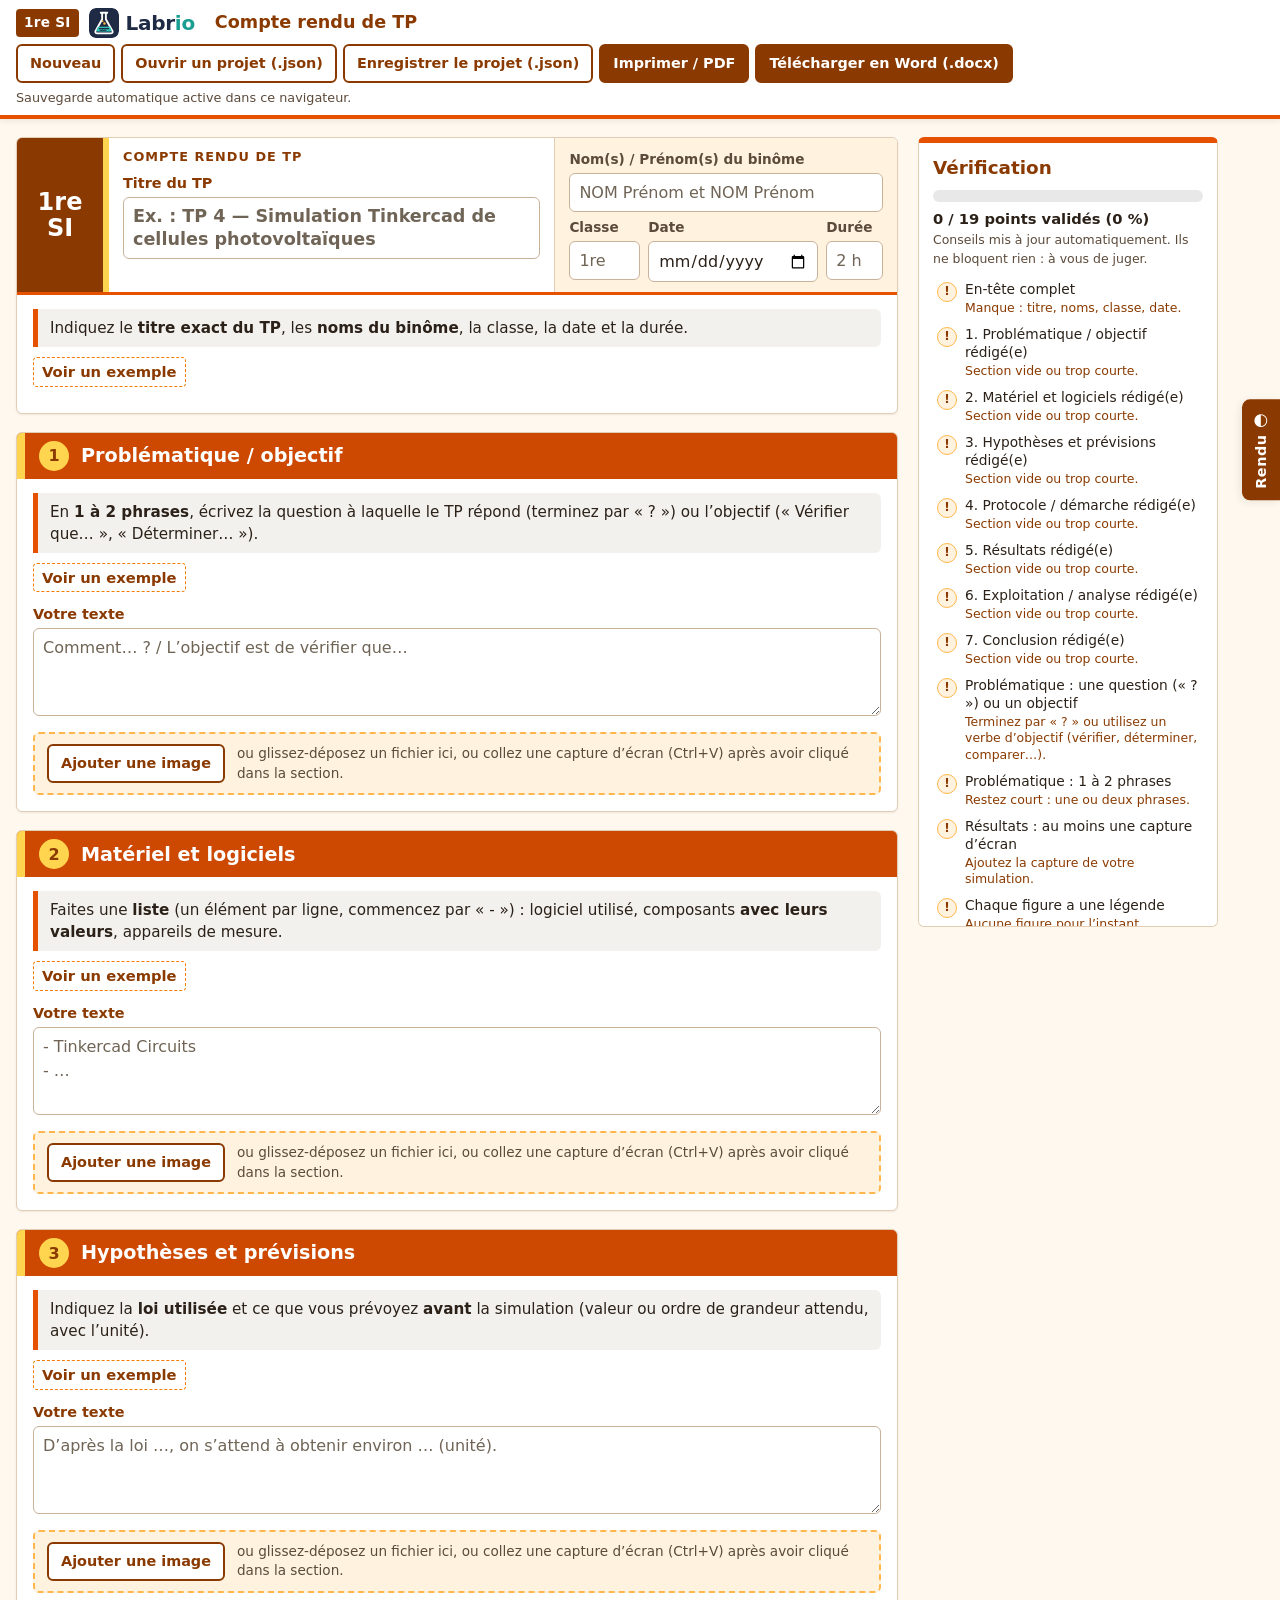
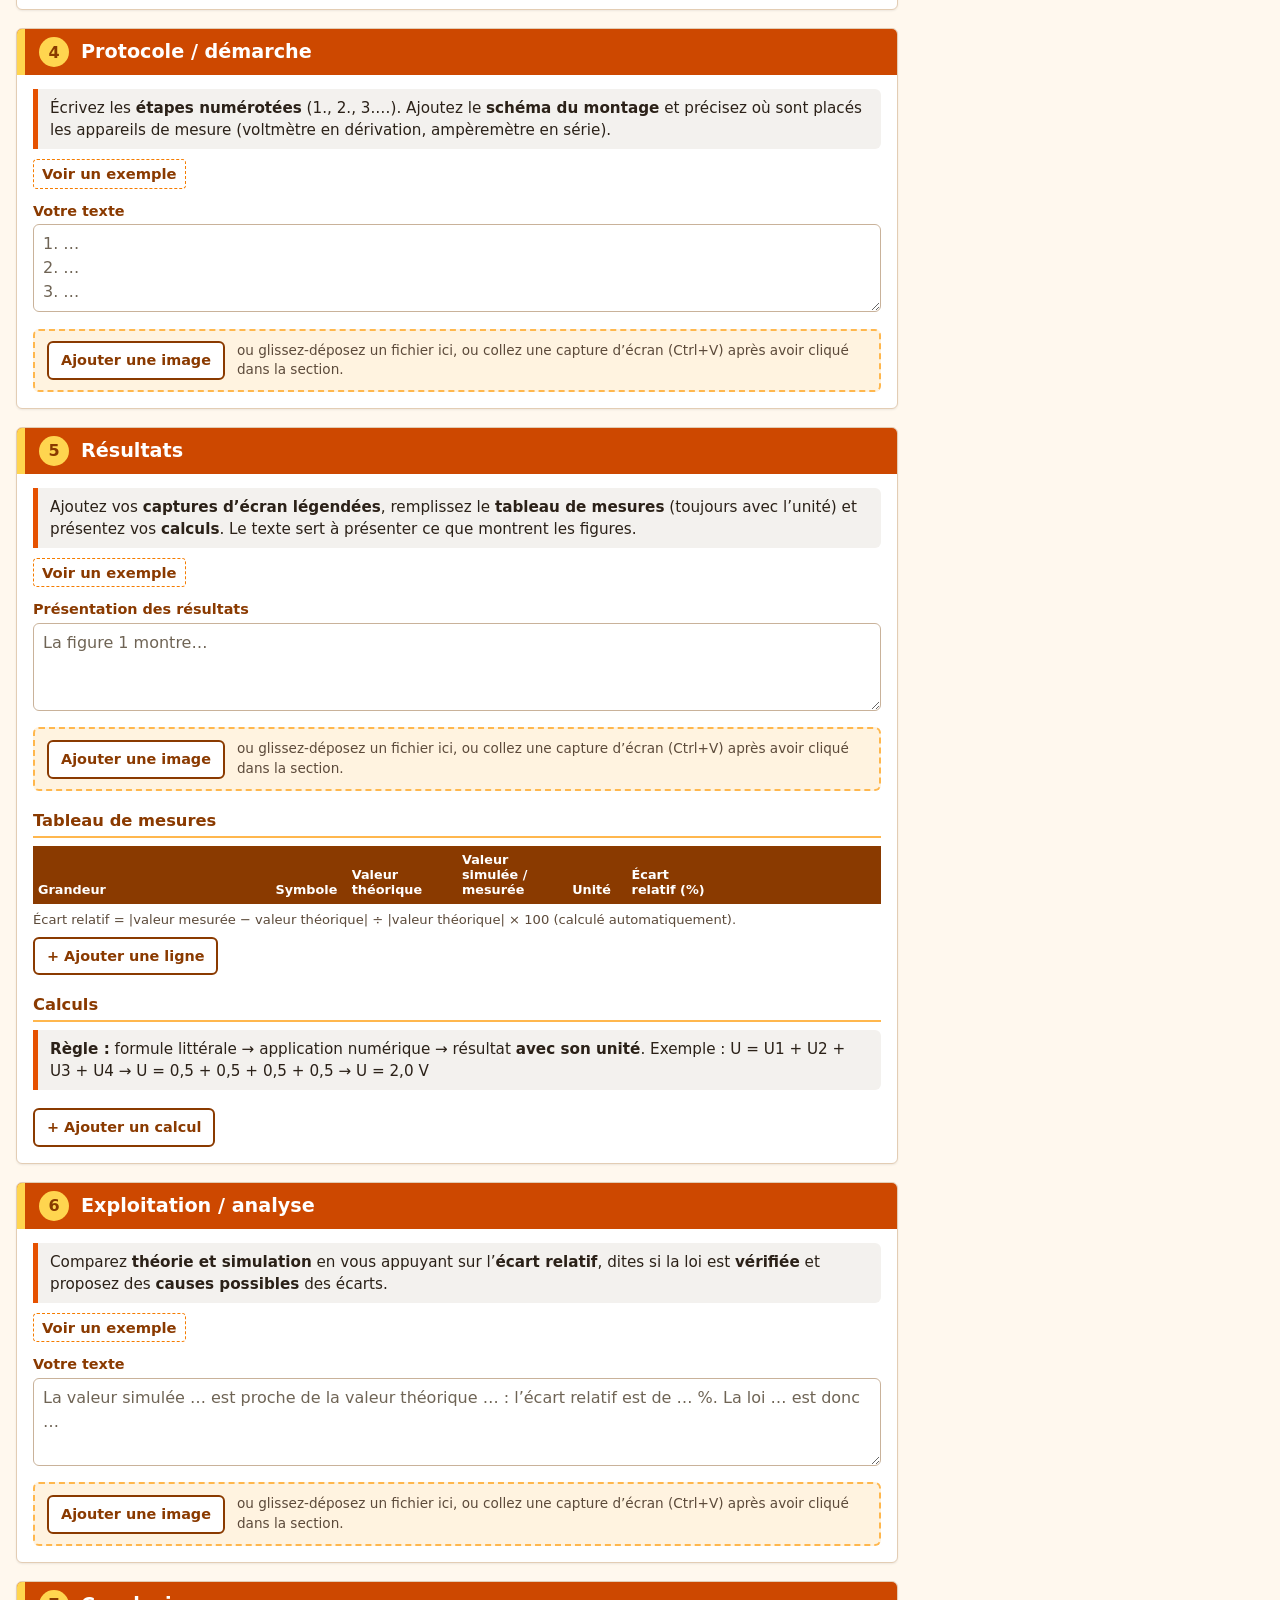
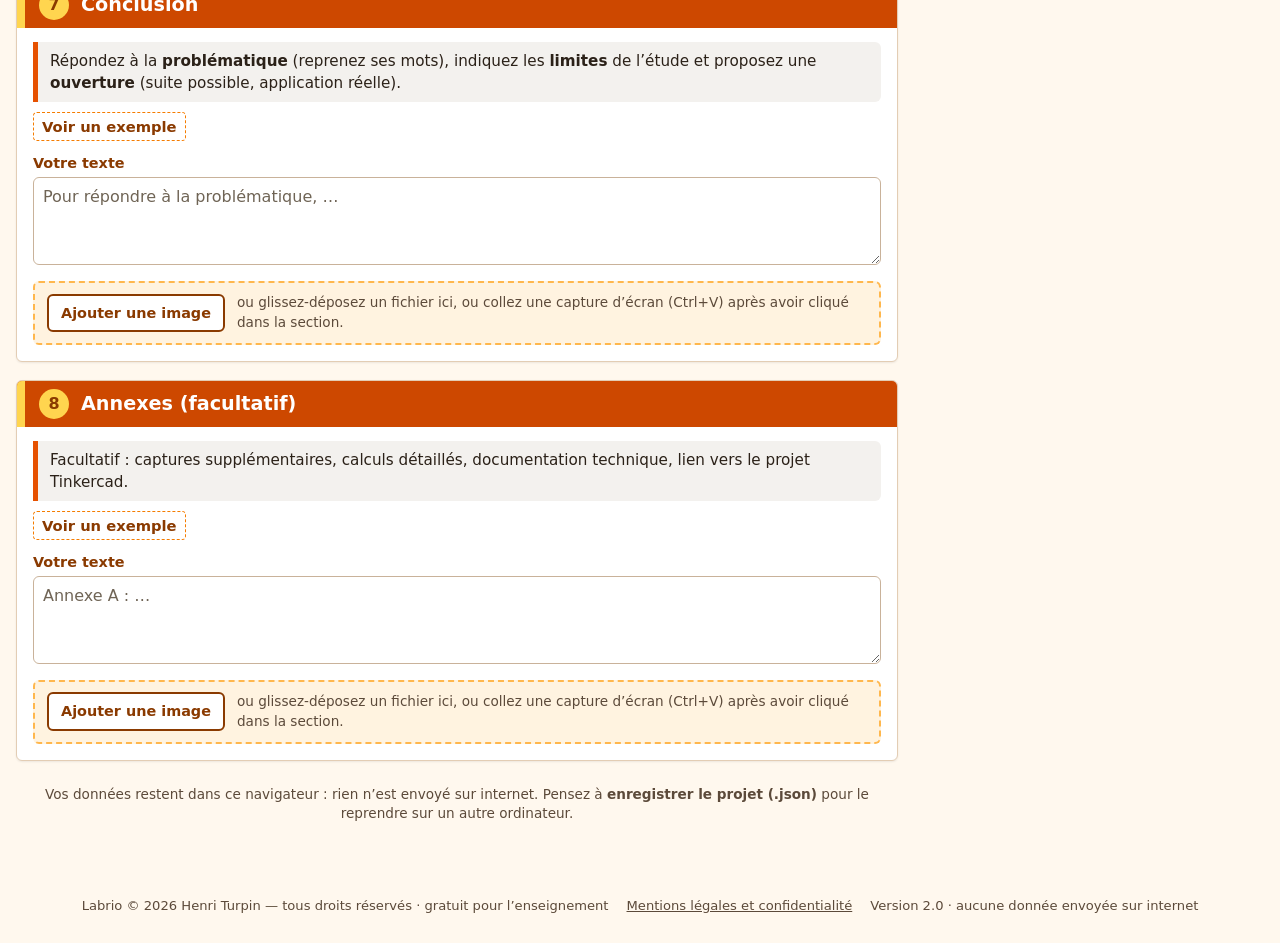
<file: index.html>
<!doctype html>
<html lang="fr" data-theme="si" data-niveau="1si" data-mode="clair" data-densite="aeree">
<head>
  <meta charset="utf-8">
  <meta name="viewport" content="width=device-width, initial-scale=1">
  <title>Labrio — compte rendu de TP</title>
  <meta name="description" content="Labrio : outil gratuit pour rédiger un compte rendu de TP (1re SI, 1re STI2D, Tle SI, CPGE TSI). Aucune donnée n'est envoyée sur internet.">
  <link rel="icon" href="img/labrio.svg" type="image/svg+xml">
  <link rel="alternate icon" href="favicon.ico" sizes="16x16 32x32 48x48">
  <link rel="apple-touch-icon" href="img/apple-touch-icon.png">
  <meta name="theme-color" content="#1F2A44">
  <script>
    /* Pose le thème avant l’affichage (évite un éclair de couleurs) ; js/rendu.js fait le reste. */
    (function () {
      var h = document.documentElement, p = {}, q;
      try { p = JSON.parse(localStorage.getItem('compte-rendu-tp:rendu')) || {}; } catch (e) { p = {}; }
      try { q = new URLSearchParams(location.search); } catch (e) { q = { get: function () { return null; } }; }
      var th = q.get('theme') || p.theme, mo = q.get('mode') || p.mode, de = q.get('densite') || p.densite;
      if (/^(si|sti2d|tsi)$/.test(th)) h.setAttribute('data-theme', th);
      if (/^(clair|sombre|contraste)$/.test(mo)) h.setAttribute('data-mode', mo);
      if (/^(aeree|compacte)$/.test(de)) h.setAttribute('data-densite', de);
    })();
  </script>
  <link rel="stylesheet" href="css/style.css">
  <link rel="stylesheet" href="css/print.css" media="print">
  <script defer src="lib/docx.min.js"></script>
  <script defer src="js/sections.js"></script>
  <script defer src="js/rendu.js"></script>
  <script defer src="js/images.js"></script>
  <script defer src="js/export-docx.js"></script>
  <script defer src="js/app.js"></script>
</head>
<body>
  <a class="lien-evitement" href="#contenu">Aller au compte rendu</a>

  <div class="app" id="app">
    <header class="barre" role="banner">
      <div class="barre-titre">
        <span class="pastille" id="pastille-niveau">1re SI</span>
        <span class="marque"><img src="img/labrio.svg" alt="" width="30" height="30"><span class="marque-nom">Labr<span class="marque-io">io</span></span></span><span class="barre-nom">Compte rendu de TP</span>
      </div>
      <nav class="barre-actions" aria-label="Actions sur le compte rendu">
        <button type="button" id="btn-nouveau" class="btn">Nouveau</button>
        <button type="button" id="btn-ouvrir" class="btn">Ouvrir un projet (.json)</button>
        <input type="file" id="input-ouvrir" accept=".json,application/json" hidden>
        <button type="button" id="btn-enregistrer" class="btn">Enregistrer le projet (.json)</button>
        <button type="button" id="btn-imprimer" class="btn btn-principal">Imprimer / PDF</button>
        <button type="button" id="btn-docx" class="btn btn-principal">Télécharger en Word (.docx)</button>
      </nav>
      <p class="etat-sauvegarde" id="etat-sauvegarde" role="status" aria-live="polite"></p>
    </header>

    <div class="mise-en-page">
      <main id="contenu" class="contenu" tabindex="-1">
        <div class="bandeau-info" id="bandeau-info" role="status" aria-live="polite" hidden></div>

        <!-- 0. En-tête : cartouche de fiche -->
        <section class="fiche-section cartouche-section" id="sec-entete" aria-labelledby="titre-entete">
          <div class="cartouche">
            <div class="cartouche-case" id="cartouche-case">1re<br>SI</div>
            <div class="cartouche-centre">
              <h1 id="titre-entete" class="cartouche-h1">Compte rendu de TP</h1>
              <label for="ent-titre" class="label-fort">Titre du TP</label>
              <textarea id="ent-titre" data-entete="titre" rows="1" class="titre-tp"
                     placeholder="Ex. : TP 4 — Simulation Tinkercad de cellules photovoltaïques"></textarea>
            </div>
            <div class="cartouche-infos">
              <label for="ent-noms">Nom(s) / Prénom(s) du binôme</label>
              <input type="text" id="ent-noms" data-entete="noms" autocomplete="off" placeholder="NOM Prénom et NOM Prénom">
              <div class="cartouche-ligne">
                <div>
                  <label for="ent-classe">Classe</label>
                  <input type="text" id="ent-classe" data-entete="classe" autocomplete="off" list="liste-classes" placeholder="1re SI 2">
                  <datalist id="liste-classes"></datalist>
                </div>
                <div>
                  <label for="ent-date">Date</label>
                  <input type="date" id="ent-date" data-entete="date">
                </div>
                <div>
                  <label for="ent-duree">Durée</label>
                  <input type="text" id="ent-duree" data-entete="duree" autocomplete="off" placeholder="2 h">
                </div>
              </div>
            </div>
          </div>
          <div class="consigne" id="consigne-entete"></div>
          <details class="exemple"><summary>Voir un exemple</summary><div id="exemple-entete"></div></details>
        </section>

        <div id="sections"></div>

        <p class="pied-note">Vos données restent dans ce navigateur : rien n’est envoyé sur internet.
          Pensez à <strong>enregistrer le projet (.json)</strong> pour le reprendre sur un autre ordinateur.</p>
      </main>

      <aside class="verif" aria-labelledby="titre-verif">
        <div class="verif-boite">
          <h2 id="titre-verif" class="verif-titre">Vérification</h2>
          <div class="progression" aria-hidden="true"><div class="progression-barre" id="progression-barre"></div></div>
          <p class="progression-texte" id="progression-texte" aria-live="polite"></p>
          <p class="verif-aide">Conseils mis à jour automatiquement. Ils ne bloquent rien : à vous de juger.</p>
          <ul class="verif-liste" id="verif-liste"></ul>
        </div>
      </aside>
    </div>

    <!-- Panneau « Rendu » : poignée verticale au bord droit (bouton flottant sur petit écran) -->
    <button type="button" class="rendu-onglet" id="rendu-onglet" aria-expanded="false" aria-controls="rendu-panneau">
      <span class="rendu-onglet-icone" aria-hidden="true">◐</span><span class="rendu-onglet-texte">Rendu</span>
    </button>
    <div class="rendu-panneau" id="rendu-panneau" role="dialog" aria-modal="false" aria-labelledby="rendu-titre" hidden>
      <div class="rendu-entete">
        <h2 id="rendu-titre" class="rendu-titre" tabindex="-1">Rendu</h2>
        <button type="button" class="btn-icone" id="rendu-fermer" aria-label="Fermer le panneau Rendu" title="Fermer (Échap)"><span aria-hidden="true">✕</span></button>
      </div>
      <div class="rendu-corps" id="rendu-corps"></div>
    </div>
  </div>

  <!-- Rendu destiné à l’impression / PDF (rempli par js/app.js) -->
  <div id="impression" class="impression" aria-hidden="true"></div>

  <template id="tpl-section">
    <section class="fiche-section">
      <h2 class="bandeau"><span class="num"></span><span class="bandeau-texte"></span></h2>
      <div class="section-corps">
        <div class="consigne"></div>
        <details class="exemple"><summary>Voir un exemple</summary><div class="exemple-contenu"></div></details>
        <label class="label-fort label-texte"></label>
        <textarea class="texte-auto" rows="3"></textarea>
        <ol class="figures" aria-label="Figures de la section"></ol>
        <div class="depot">
          <button type="button" class="btn btn-image">Ajouter une image</button>
          <span class="depot-aide">ou glissez-déposez un fichier ici, ou collez une capture d’écran (Ctrl+V) après avoir cliqué dans la section.</span>
          <input type="file" accept="image/*" multiple hidden>
        </div>
        <div class="zone-mesures"></div>
      </div>
    </section>
  </template>

  <noscript><p class="noscript">Cet outil a besoin de JavaScript pour fonctionner.</p></noscript>
  <footer class="pied-marque" role="contentinfo">
    <span>Labrio © 2026 Henri Turpin — tous droits réservés · gratuit pour l’enseignement</span>
    <a href="mentions.html">Mentions légales et confidentialité</a>
    <span>Version 2.0 · aucune donnée envoyée sur internet</span>
  </footer>
</body>
</html>
</file>
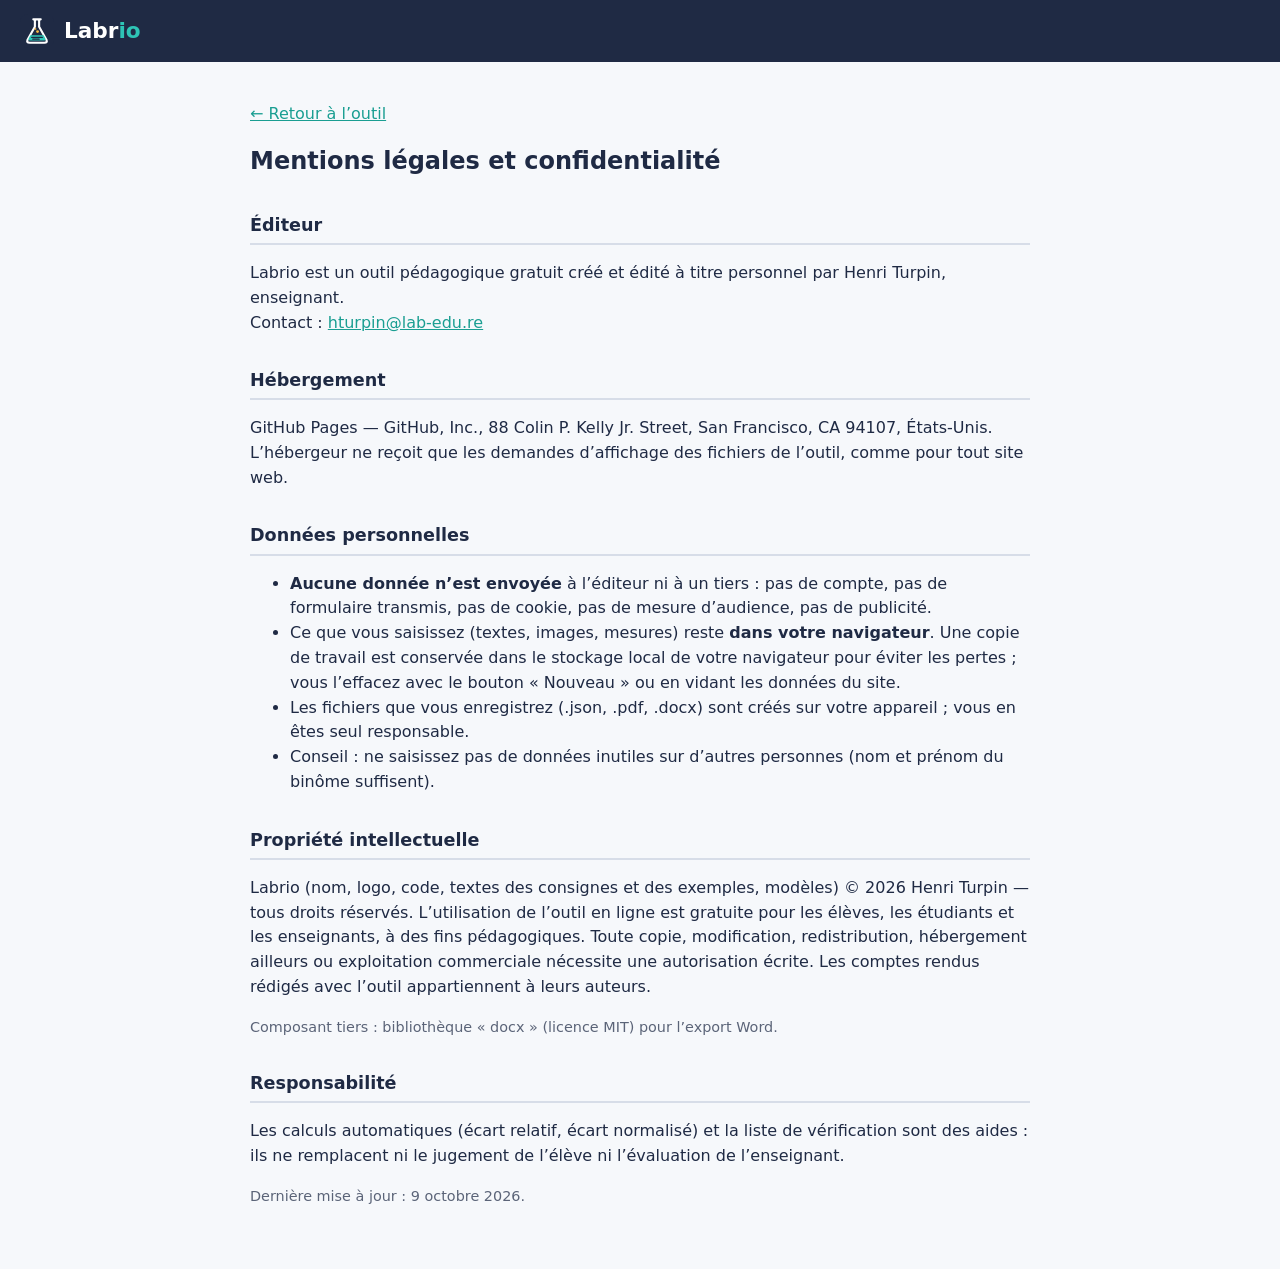
<file: mentions.html>
<!doctype html>
<html lang="fr">
<head>
  <meta charset="utf-8">
  <meta name="viewport" content="width=device-width, initial-scale=1">
  <title>Labrio — mentions légales et confidentialité</title>
  <link rel="icon" href="img/labrio.svg" type="image/svg+xml">
  <link rel="alternate icon" href="favicon.ico">
  <style>
    /* ===== Page légale ===== */
    :root { --encre: #1F2A44; --turquoise: #1A9E92; --fond: #F6F8FB; --doux: #5b6478; }
    body { margin: 0; font-family: system-ui, -apple-system, "Segoe UI", Roboto, Arial, sans-serif; background: var(--fond); color: var(--encre); line-height: 1.55; }
    header { background: var(--encre); color: #fff; padding: 14px 20px; display: flex; align-items: center; gap: 10px; }
    header img { width: 34px; height: 34px; border-radius: 8px; }
    header b { font-size: 1.35rem; } header b span { color: #2EC4B6; }
    main { max-width: 780px; margin: 0 auto; padding: 24px 16px 48px; }
    h1 { font-size: 1.5rem; } h2 { font-size: 1.1rem; margin-top: 1.8em; border-bottom: 2px solid #d7dde8; padding-bottom: 4px; }
    a { color: var(--turquoise); } .doux { color: var(--doux); font-size: .9rem; }
  </style>
</head>
<body>
  <header><img src="img/labrio.svg" alt=""><b>Labr<span>io</span></b></header>
  <main>
    <p><a href="./">← Retour à l’outil</a></p>
    <h1>Mentions légales et confidentialité</h1>

    <h2>Éditeur</h2>
    <p>Labrio est un outil pédagogique gratuit créé et édité à titre personnel par Henri Turpin, enseignant.<br>
    Contact : <a href="mailto:hturpin@lab-edu.re">hturpin@lab-edu.re</a></p>

    <h2>Hébergement</h2>
    <p>GitHub Pages — GitHub, Inc., 88 Colin P. Kelly Jr. Street, San Francisco, CA 94107, États-Unis.<br>
    L’hébergeur ne reçoit que les demandes d’affichage des fichiers de l’outil, comme pour tout site web.</p>

    <h2>Données personnelles</h2>
    <ul>
      <li><strong>Aucune donnée n’est envoyée</strong> à l’éditeur ni à un tiers : pas de compte, pas de formulaire transmis, pas de cookie, pas de mesure d’audience, pas de publicité.</li>
      <li>Ce que vous saisissez (textes, images, mesures) reste <strong>dans votre navigateur</strong>. Une copie de travail est conservée dans le stockage local de votre navigateur pour éviter les pertes ; vous l’effacez avec le bouton « Nouveau » ou en vidant les données du site.</li>
      <li>Les fichiers que vous enregistrez (.json, .pdf, .docx) sont créés sur votre appareil ; vous en êtes seul responsable.</li>
      <li>Conseil : ne saisissez pas de données inutiles sur d’autres personnes (nom et prénom du binôme suffisent).</li>
    </ul>

    <h2>Propriété intellectuelle</h2>
    <p>Labrio (nom, logo, code, textes des consignes et des exemples, modèles) © 2026 Henri Turpin — tous droits réservés.
    L’utilisation de l’outil en ligne est gratuite pour les élèves, les étudiants et les enseignants, à des fins pédagogiques.
    Toute copie, modification, redistribution, hébergement ailleurs ou exploitation commerciale nécessite une autorisation écrite.
    Les comptes rendus rédigés avec l’outil appartiennent à leurs auteurs.</p>
    <p class="doux">Composant tiers : bibliothèque « docx » (licence MIT) pour l’export Word.</p>

    <h2>Responsabilité</h2>
    <p>Les calculs automatiques (écart relatif, écart normalisé) et la liste de vérification sont des aides : ils ne remplacent ni le jugement de l’élève ni l’évaluation de l’enseignant.</p>

    <p class="doux">Dernière mise à jour : 9 octobre 2026.</p>
  </main>
</body>
</html>
</file>
<file: css/style.css>
/* Compte rendu de TP — feuille de style écran
 * Thèmes de couleurs pilotés par <html data-theme="si|sti2d|tsi">, affichage par data-mode="clair|sombre|contraste",
 * densité par data-densite="aeree|compacte". Polices système uniquement (aucune dépendance réseau).
 *
 * 1) PALETTE DU THÈME (--c-…) : une couleur par rôle. Elle sert aussi à l’impression (css/print.css) et au .docx
 *    (lue par js/rendu.js) : elle ne dépend PAS du mode d’affichage.
 * 2) COULEURS D’ÉCRAN (--s-…) : dérivées de la palette, redéfinies par les modes Sombre et Fort contraste.
 *
 * Pour ajouter un thème : copier un bloc :root[data-theme="…"] ci-dessous et ajouter une entrée dans CRTP.THEMES (js/rendu.js).
 * Contraste vérifié (WCAG AA) : texte blanc sur --c-bandeau, --c-cartouche, --c-entete-tableau ≥ 4,5:1 ;
 * --c-sur-accent sur --c-accent ≥ 4,5:1 ; --c-titre sur blanc et sur --c-fond ≥ 4,5:1.
 */

/* ---------- Thème SI (orange et jaune) — par défaut ---------- */
:root,
:root[data-theme="si"] {
  --c-fonce: #8a3a00;
  --c-principal: #e65100;
  --c-moyen: #f57c00;
  --c-clair: #ffb74d;
  --c-accent: #ffd54f;          /* jaune */
  --c-sur-accent: #8a3a00;
  --c-fond: #fff8ee;
  --c-pale: #fff3e0;
  --c-consigne: #f3f1ee;
  --c-exemple-fond: #fffdf5;
  --c-exemple-bord: #f1e2b8;
  --c-bandeau: #cd4800;         /* #E65100 assombri (même teinte) : blanc 4,6:1 au lieu de 3,8:1 */
  --c-cartouche: #8a3a00;
  --c-entete-tableau: #8a3a00;
  --c-titre: #8a3a00;
  --c-badge: #8a3a00;
  --c-texte: #2b2118;
  --c-texte-doux: #5c4a3a;
  --c-bord: #e3cdb4;
  --c-champ: #c9b29a;
  --c-ligne: #fdf6ee;
  --c-survol: #fff1e0;
  --c-prog-a: #e65100;
  --c-prog-b: #ffd54f;
  --c-ok: #1b6e2d;
}

/* ---------- Thème STI2D (verts « développement durable », accent orange) ---------- */
:root[data-theme="sti2d"] {
  --c-fonce: #1a4d2a;
  --c-principal: #2e7d32;
  --c-moyen: #4caf50;
  --c-clair: #81c784;
  --c-accent: #f39c12;          /* orange */
  --c-sur-accent: #1f1a0e;
  --c-fond: #f3faf4;
  --c-pale: #e8f5e9;
  --c-consigne: #eef3ef;
  --c-exemple-fond: #fbfdf8;
  --c-exemple-bord: #cfe5d0;
  --c-bandeau: #2e7d32;
  --c-cartouche: #1a4d2a;
  --c-entete-tableau: #1a4d2a;
  --c-titre: #1a4d2a;
  --c-badge: #1a4d2a;
  --c-texte: #1d261f;
  --c-texte-doux: #46564a;
  --c-bord: #c5dcc7;
  --c-champ: #9db8a0;
  --c-ligne: #f1f8f1;
  --c-survol: #e8f5e9;
  --c-prog-a: #2e7d32;
  --c-prog-b: #f39c12;
  --c-ok: #1b6e2d;
}

/* ---------- Thème CPGE TSI (bleu 26 117 187, vert 15 126 31, ardoise 44 52 71) ---------- */
:root[data-theme="tsi"] {
  --c-fonce: #2c3447;           /* ardoise : cartouche, en-têtes de tableau */
  --c-principal: #1a75bb;       /* bleu : bandeaux, bordures principales */
  --c-moyen: #4a90c8;
  --c-clair: #a9cbe8;
  --c-accent: #0f7e1f;          /* vert : pastilles, progression, validations */
  --c-sur-accent: #ffffff;
  --c-fond: #f4f7fb;
  --c-pale: #e8f1fa;
  --c-consigne: #eef2f7;
  --c-exemple-fond: #f8fbfe;
  --c-exemple-bord: #c9dcee;
  --c-bandeau: #1a75bb;
  --c-cartouche: #2c3447;
  --c-entete-tableau: #2c3447;
  --c-titre: #17609a;           /* bleu un peu plus foncé pour le texte : 6,6:1 sur blanc */
  --c-badge: #0f7e1f;
  --c-texte: #1d2330;
  --c-texte-doux: #4a5468;
  --c-bord: #c8d5e3;
  --c-champ: #9fb0c4;
  --c-ligne: #f2f6fb;
  --c-survol: #e8f1fa;
  --c-prog-a: #0f7e1f;
  --c-prog-b: #6cc078;
  --c-ok: #0f7e1f;
}

/* ---------- Couleurs d’écran (mode Clair) ---------- */
:root {
  --s-fond: var(--c-fond);
  --s-surface: #ffffff;
  --s-surface-2: var(--c-pale);
  --s-consigne: var(--c-consigne);
  --s-exemple-fond: var(--c-exemple-fond);
  --s-exemple-bord: var(--c-exemple-bord);
  --s-texte: var(--c-texte);
  --s-texte-doux: var(--c-texte-doux);
  --s-titre: var(--c-titre);
  --s-bord: var(--c-bord);
  --s-champ: var(--c-champ);
  --s-champ-fond: #ffffff;
  --s-placeholder: #6f6455;
  --s-survol: var(--c-survol);
  --s-ligne: var(--c-ligne);
  --s-bandeau: var(--c-bandeau);
  --s-sur-bandeau: #ffffff;
  --s-liseret: var(--c-accent);
  --s-cartouche: var(--c-cartouche);
  --s-entete-tableau: var(--c-entete-tableau);
  --s-principal: var(--c-principal);
  --s-moyen: var(--c-moyen);
  --s-clair: var(--c-clair);
  --s-accent: var(--c-accent);
  --s-sur-accent: var(--c-sur-accent);
  --s-badge: var(--c-badge);
  --s-btn: var(--c-fonce);
  --s-prog-a: var(--c-prog-a);
  --s-prog-b: var(--c-prog-b);
  --s-prog-fond: rgba(0, 0, 0, .09);
  --s-ok: var(--c-ok);
  --s-ok-fond: #e8f5e9;
  --s-ok-bord: #9fcca8;
  --s-alerte-fond: var(--c-pale);
  --s-erreur: #b3261e;
  --s-erreur-fond: #fdeceb;
  --s-manque-fond: #fff6ec;
  --s-info-fond: #fff3cd;
  --s-info-bord: #f2d27a;
  --s-ombre: rgba(20, 20, 40, .08);
  --s-focus: #1a4fd6;
  --rayon: 6px;
  --police: system-ui, -apple-system, "Segoe UI", Roboto, "Helvetica Neue", Arial, "Noto Sans", sans-serif;
  /* densité */
  --d-interligne: 1.45;
  --d-section-marge: 18px;
  --d-corps: 14px 16px 16px;
  --d-bandeau: 8px 14px;
  --d-bandeau-taille: 1.2rem;
  --d-consigne: 8px 12px;
  --d-texte-min: 72px;
  --d-champ: 7px 9px;
  --d-gap: 10px;
}

/* ---------- Mode Sombre (écran seulement) ---------- */
:root[data-mode="sombre"] {
  color-scheme: dark;
  --s-fond: #14171d;
  --s-surface: #1d2129;
  --s-surface-2: #252a34;
  --s-consigne: #252a34;
  --s-exemple-fond: #20242c;
  --s-exemple-bord: #3a404c;
  --s-texte: #e7e9ee;
  --s-texte-doux: #b7bdc8;
  --s-titre: var(--c-clair);
  --s-bord: #3a404c;
  --s-champ: #5b6372;
  --s-champ-fond: #262b34;
  --s-placeholder: #9aa2ae;
  --s-survol: #2b313c;
  --s-ligne: #222730;
  --s-btn: var(--c-clair);
  --s-prog-fond: rgba(255, 255, 255, .12);
  --s-ok: #86d895;
  --s-ok-fond: #1d3524;
  --s-ok-bord: #3e7a4b;
  --s-alerte-fond: #2f2a22;
  --s-erreur: #ff9a90;
  --s-erreur-fond: #3a2220;
  --s-manque-fond: #332a1f;
  --s-info-fond: #33301f;
  --s-info-bord: #6e6330;
  --s-ombre: rgba(0, 0, 0, .35);
  --s-focus: #8fb4ff;
}
:root[data-mode="sombre"] .btn-principal { color: #14171d; }

/* ---------- Mode Fort contraste (écran seulement) ---------- */
:root[data-mode="contraste"] {
  --s-fond: #ffffff;
  --s-surface: #ffffff;
  --s-surface-2: #ffffff;
  --s-consigne: #ffffff;
  --s-exemple-fond: #ffffff;
  --s-exemple-bord: #000000;
  --s-texte: #000000;
  --s-texte-doux: #000000;
  --s-titre: #000000;
  --s-bord: #000000;
  --s-champ: #000000;
  --s-champ-fond: #ffffff;
  --s-placeholder: #4d4d4d;
  --s-survol: #ffff9e;
  --s-ligne: #ffffff;
  --s-bandeau: #000000;
  --s-sur-bandeau: #ffffff;
  --s-liseret: #000000;
  --s-cartouche: #000000;
  --s-entete-tableau: #000000;
  --s-principal: #000000;
  --s-moyen: #000000;
  --s-clair: #000000;
  --s-accent: #ffffff;
  --s-sur-accent: #000000;
  --s-badge: #000000;
  --s-btn: #000000;
  --s-prog-a: #000000;
  --s-prog-b: #000000;
  --s-prog-fond: #ffffff;
  --s-ok: #000000;
  --s-ok-fond: #ffffff;
  --s-ok-bord: #000000;
  --s-alerte-fond: #ffffff;
  --s-erreur: #a00000;
  --s-erreur-fond: #ffffff;
  --s-manque-fond: #ffffff;
  --s-info-fond: #ffffff;
  --s-info-bord: #000000;
  --s-ombre: transparent;
  --s-focus: #000000;
}
:root[data-mode="contraste"] .fiche-section,
:root[data-mode="contraste"] .verif-boite,
:root[data-mode="contraste"] input[type=text],
:root[data-mode="contraste"] input[type=date],
:root[data-mode="contraste"] textarea { border-width: 2px; }
:root[data-mode="contraste"] .progression { border: 2px solid #000; }
:root[data-mode="contraste"] .verif-liste a,
:root[data-mode="contraste"] .exemple summary { text-decoration: underline; }
:root[data-mode="contraste"] :focus-visible { outline: 3px solid #000; box-shadow: 0 0 0 6px #ffeb3b; }
:root[data-mode="contraste"] .ecart, :root[data-mode="contraste"] .z { color: #000; }
:root[data-mode="contraste"] .ecart-fort, :root[data-mode="contraste"] .z-fort { color: #a00000; text-decoration: underline; }

/* ---------- Densité compacte (écran ; voir aussi print.css) ---------- */
:root[data-densite="compacte"] {
  --d-interligne: 1.3;
  --d-section-marge: 10px;
  --d-corps: 8px 12px 10px;
  --d-bandeau: 4px 12px;
  --d-bandeau-taille: 1.05rem;
  --d-consigne: 5px 10px;
  --d-texte-min: 46px;
  --d-champ: 4px 7px;
  --d-gap: 6px;
}
:root[data-densite="compacte"] body { font-size: 15px; }
:root[data-densite="compacte"] .num { width: 24px; height: 24px; font-size: .85rem; }
:root[data-densite="compacte"] .mise-en-page { padding-top: 10px; gap: 14px; }
:root[data-densite="compacte"] label { margin: 3px 0 2px; }
:root[data-densite="compacte"] .cartouche { margin-bottom: 8px; }
:root[data-densite="compacte"] .cartouche-section { padding-bottom: 8px; }
:root[data-densite="compacte"] .depot { margin-top: 6px; padding: 5px 10px; }
:root[data-densite="compacte"] .exemple { margin-bottom: 6px; }
:root[data-densite="compacte"] .sous-titre { margin: 10px 0 5px; }
:root[data-densite="compacte"] .figure { padding: 6px; margin-bottom: 6px; }
:root[data-densite="compacte"] .calcul { padding: 3px 10px 6px; }
:root[data-densite="compacte"] .btn { min-height: 32px; padding: 4px 10px; }

* { box-sizing: border-box; }
html { scroll-padding-top: 90px; background: var(--s-fond); }
body {
  margin: 0;
  background: var(--s-fond);
  color: var(--s-texte);
  font-family: var(--police);
  font-size: 16px;
  line-height: var(--d-interligne);
}

.visually-hidden {
  position: absolute !important; width: 1px; height: 1px; padding: 0; margin: -1px;
  overflow: hidden; clip: rect(0 0 0 0); white-space: nowrap; border: 0;
}
.lien-evitement {
  position: absolute; left: 8px; top: -60px; z-index: 100;
  background: var(--c-fonce); color: #fff; padding: 8px 12px; border-radius: var(--rayon);
}
.lien-evitement:focus { top: 8px; }

:focus-visible { outline: 3px solid var(--s-focus); outline-offset: 2px; }

/* ---------- Barre du haut ---------- */
.barre {
  position: sticky; top: 0; z-index: 20;
  display: flex; flex-wrap: wrap; align-items: center; gap: 6px 14px;
  padding: 8px 16px;
  background: var(--s-surface);
  border-bottom: 4px solid var(--s-principal);
  box-shadow: 0 2px 6px var(--s-ombre);
}
.barre-titre { display: flex; align-items: center; gap: 10px; margin-right: auto; }
.pastille {
  background: var(--s-badge); color: #fff; font-weight: 800; font-size: .85rem;
  padding: 4px 8px; border-radius: 4px; letter-spacing: .02em; white-space: nowrap;
}
:root[data-mode="contraste"] .pastille { background: #000; }
.barre-nom { font-weight: 700; font-size: 1.1rem; color: var(--s-titre); }
.barre-actions { display: flex; flex-wrap: wrap; gap: 6px; }
.etat-sauvegarde { flex-basis: 100%; margin: 0; font-size: .8rem; color: var(--s-texte-doux); min-height: 1em; }
.etat-sauvegarde.alerte { color: var(--s-erreur); font-weight: 600; }

.btn {
  font: inherit; font-size: .9rem; font-weight: 600;
  padding: 7px 12px; min-height: 38px;
  border-radius: var(--rayon);
  border: 2px solid var(--s-btn);
  background: var(--s-surface); color: var(--s-btn);
  cursor: pointer;
}
.btn:hover { background: var(--s-survol); }
.btn-principal { background: var(--s-btn); color: #fff; }
.btn-principal:hover { background: var(--s-btn); filter: brightness(.88); }
.btn:disabled { opacity: .6; cursor: progress; }
.btn-discret { border-width: 1px; font-weight: 500; font-size: .85rem; min-height: 32px; padding: 4px 10px; }

.btn-icone {
  font: inherit; width: 34px; height: 34px; border-radius: var(--rayon);
  border: 1px solid var(--s-bord); background: var(--s-surface); color: var(--s-btn);
  cursor: pointer; font-weight: 700;
}
.btn-icone:hover:not(:disabled) { background: var(--s-survol); border-color: var(--s-btn); }
.btn-icone:disabled { opacity: .35; cursor: default; }

/* ---------- Mise en page ---------- */
.mise-en-page {
  display: grid;
  grid-template-columns: minmax(0, 1fr) 300px;
  gap: 20px;
  max-width: 1280px;
  margin: 0 auto;
  /* place réservée à la poignée « Rendu » au bord droit : elle ne masque jamais la Vérification */
  margin-right: max(46px, (100% - 1280px) / 2);
  padding: 18px 16px 40px;
}
.contenu { min-width: 0; outline: none; }

.bandeau-info {
  margin: 0 0 14px; padding: 10px 14px; border-radius: var(--rayon);
  background: var(--s-info-fond); border: 1px solid var(--s-info-bord); color: var(--s-texte);
}
.bandeau-info.erreur { background: var(--s-erreur-fond); border-color: #e6a19b; color: var(--s-erreur); }

/* ---------- Sections (fiche de lycée) ---------- */
.fiche-section {
  background: var(--s-surface);
  border: 1px solid var(--s-bord);
  border-radius: var(--rayon);
  margin-bottom: var(--d-section-marge);
  box-shadow: 0 1px 2px var(--s-ombre);
  overflow: hidden;
}
.fiche-section.survol-depot { outline: 3px dashed var(--s-principal); outline-offset: -3px; background: var(--s-surface-2); }

.bandeau {
  display: flex; align-items: center; gap: 12px;
  margin: 0; padding: var(--d-bandeau);
  background: var(--s-bandeau);
  color: var(--s-sur-bandeau);
  font-size: var(--d-bandeau-taille); font-weight: 700;
  border-left: 8px solid var(--s-liseret);
}
.num {
  display: inline-grid; place-items: center; flex: 0 0 auto;
  width: 30px; height: 30px; border-radius: 50%;
  background: var(--s-accent); color: var(--s-sur-accent); font-weight: 800; font-size: 1rem;
}
.section-corps { padding: var(--d-corps); }

.consigne {
  background: var(--s-consigne);
  border-left: 5px solid var(--s-principal);
  padding: var(--d-consigne);
  border-radius: 0 var(--rayon) var(--rayon) 0;
  margin: 0 0 var(--d-gap);
  font-size: .95rem;
}
.consigne ul, .consigne ol { margin: 4px 0; padding-left: 20px; }
.consigne-regle { margin-top: 4px; }

.exemple { margin: 0 0 12px; }
.exemple summary {
  cursor: pointer; display: inline-block;
  color: var(--s-titre); font-weight: 600; font-size: .92rem;
  padding: 3px 8px; border-radius: 4px; border: 1px dashed var(--s-moyen);
}
.exemple summary:hover { background: var(--s-survol); }
.exemple[open] summary { margin-bottom: 6px; }
.exemple > div {
  background: var(--s-exemple-fond); border: 1px solid var(--s-exemple-bord); border-radius: var(--rayon);
  padding: 4px 14px; font-size: .93rem; color: var(--s-texte-doux);
}
.exemple > div::before {
  content: "Exemple — TP cellules photovoltaïques"; display: block;
  font-size: .75rem; text-transform: uppercase; letter-spacing: .05em; color: var(--s-titre); font-weight: 700; margin-top: 8px;
}
.exemple table { border-collapse: collapse; margin: 6px 0; font-size: .88rem; }
.exemple th, .exemple td { border: 1px solid var(--s-bord); padding: 2px 6px; text-align: left; }

label { display: block; font-size: .85rem; font-weight: 600; color: var(--s-texte-doux); margin: 6px 0 3px; }
.label-fort { color: var(--s-titre); font-size: .9rem; }

input[type=text], input[type=date], textarea {
  width: 100%;
  font: inherit; color: var(--s-texte);
  border: 1px solid var(--s-champ); border-radius: var(--rayon);
  padding: var(--d-champ); background: var(--s-champ-fond);
}
input::placeholder, textarea::placeholder { color: var(--s-placeholder); opacity: 1; }
textarea { resize: vertical; min-height: var(--d-texte-min); overflow: hidden; line-height: 1.5; }
:root[data-densite="compacte"] textarea { line-height: 1.35; }
input:focus, textarea:focus { border-color: var(--s-moyen); }
.manque { border-color: var(--s-principal) !important; background: var(--s-manque-fond) !important; }
.invalide { border-color: var(--s-erreur) !important; background: var(--s-erreur-fond) !important; }

/* ---------- Cartouche d’en-tête ---------- */
.cartouche-section { padding: 0 0 14px; }
.cartouche {
  display: grid;
  grid-template-columns: 92px minmax(0, 1.3fr) minmax(0, 1fr);
  border-bottom: 3px solid var(--s-principal);
  margin-bottom: 14px;
}
.cartouche-case {
  background: var(--s-cartouche); color: #fff;
  display: grid; place-items: center; text-align: center;
  font-size: 1.5rem; font-weight: 800; line-height: 1.1;
  border-right: 6px solid var(--s-liseret);
  padding: 4px 2px;
}
.cartouche-case.case-long { font-size: 1.15rem; }
:root[data-mode="contraste"] .cartouche-case { border-right-color: #000; }
.cartouche-centre { padding: 10px 14px; }
.cartouche-h1 { margin: 0 0 2px; font-size: .8rem; text-transform: uppercase; letter-spacing: .08em; color: var(--s-titre); }
.titre-tp { font-size: 1.1rem; font-weight: 700; min-height: 44px !important; resize: none; line-height: 1.3; }
.cartouche-infos { padding: 6px 14px 10px; background: var(--s-surface-2); border-left: 1px solid var(--s-bord); }
.cartouche-ligne { display: grid; grid-template-columns: 1fr 1.25fr .8fr; gap: 8px; }
.cartouche-section > .consigne, .cartouche-section > .exemple { margin-left: 16px; margin-right: 16px; }

/* ---------- Figures ---------- */
.figures { list-style: none; margin: 10px 0 0; padding: 0; }
.zone-mesures { margin-top: 6px; }
.figure {
  border: 1px solid var(--s-bord); border-radius: var(--rayon);
  padding: 10px; margin-bottom: 10px; background: var(--s-surface-2);
}
.figure-cadre { margin: 0 auto 8px; }
.figure-cadre.largeur-50 { width: 50%; }
.figure-cadre.largeur-75 { width: 75%; }
.figure-cadre.largeur-100 { width: 100%; }
.figure-cadre img { display: block; width: 100%; height: auto; max-height: 520px; object-fit: contain; border: 1px solid #ddd; background: #fff; }
.figure-outils { display: grid; grid-template-columns: auto minmax(0, 1fr); gap: 6px 8px; align-items: center; }
.legende-label { margin: 0; color: var(--s-titre); font-size: .95rem; white-space: nowrap; }
.figure-barre { grid-column: 1 / -1; display: flex; justify-content: space-between; align-items: center; gap: 8px; flex-wrap: wrap; }
.figure-tailles, .figure-actions { display: flex; gap: 4px; align-items: center; }
.petit { font-size: .8rem; color: var(--s-texte-doux); margin-right: 2px; }
.btn-taille {
  font: inherit; font-size: .82rem; padding: 4px 9px; min-height: 32px;
  border: 1px solid var(--s-bord); background: var(--s-surface); color: var(--s-texte); border-radius: 4px; cursor: pointer;
}
.btn-taille[aria-pressed="true"] { background: var(--s-accent); border-color: var(--s-moyen); color: var(--s-sur-accent); font-weight: 700; }
:root[data-mode="contraste"] .btn-taille[aria-pressed="true"] { background: #000; color: #fff; }

.depot {
  margin-top: 10px; padding: 10px 12px;
  border: 2px dashed var(--s-clair); border-radius: var(--rayon);
  display: flex; flex-wrap: wrap; align-items: center; gap: 8px 12px;
  background: var(--s-surface-2);
}
.depot-aide { font-size: .85rem; color: var(--s-texte-doux); flex: 1 1 260px; }

/* ---------- Tableau de mesures ---------- */
.sous-titre { margin: 18px 0 8px; font-size: 1.02rem; color: var(--s-titre); border-bottom: 2px solid var(--s-clair); padding-bottom: 3px; }
.tableau-defile { overflow-x: auto; position: relative; }
.tableau-mesures { width: 100%; border-collapse: collapse; min-width: 640px; }
.tableau-mesures.avec-u { min-width: 860px; }
.tableau-mesures th {
  background: var(--s-entete-tableau); color: #fff; font-size: .8rem; font-weight: 700;
  padding: 6px 5px; text-align: left; vertical-align: bottom; line-height: 1.2;
}
.tableau-mesures th.col-grandeur { width: 28%; }
.tableau-mesures th.col-symbole { width: 9%; }
.tableau-mesures th.col-theo, .tableau-mesures th.col-mes { width: 13%; }
.tableau-mesures th.col-u, .tableau-mesures th.col-uref { width: 9%; }
.tableau-mesures th.col-unite { width: 7%; }
.tableau-mesures th.col-ecart { width: 10%; }
.tableau-mesures th.col-z { width: 9%; }
.tableau-mesures th.col-suppr { width: 44px; }
.tableau-mesures.avec-u th.col-grandeur { width: 25%; }
.tableau-mesures.avec-u th.col-symbole, .tableau-mesures.avec-u th.col-unite { width: 6%; }
.tableau-mesures.avec-u th.col-theo, .tableau-mesures.avec-u th.col-mes { width: 10%; }
.tableau-mesures.avec-u th.col-ecart, .tableau-mesures.avec-u th.col-z { width: 8%; }
.tableau-mesures td { border-bottom: 1px solid var(--s-bord); padding: 3px; }
.tableau-mesures tbody tr:nth-child(even) { background: var(--s-ligne); }
.cellule { padding: 5px 6px !important; font-size: .92rem; }
.cellule-num { text-align: right; }
.ecart, .z { font-weight: 700; text-align: right; padding-right: 8px !important; color: var(--s-ok); white-space: nowrap; }
.ecart-fort, .z-fort { color: var(--s-erreur); }
.aide-formule { font-size: .82rem; color: var(--s-texte-doux); margin: 6px 0 8px; }
.option-incertitudes { display: flex; align-items: center; gap: 8px; font-size: .9rem; color: var(--s-texte); margin: 4px 0 8px; font-weight: 600; }
.option-incertitudes[hidden] { display: none; }
.option-incertitudes input { width: 18px; height: 18px; margin: 0; accent-color: var(--c-principal); }

.calculs-liste { display: grid; gap: var(--d-gap); margin-bottom: 8px; }
.calcul { border: 1px solid var(--s-bord); border-left: 5px solid var(--s-moyen); border-radius: var(--rayon); padding: 6px 12px 10px; margin: 0; background: var(--s-surface-2); }
.calcul legend { font-weight: 700; color: var(--s-titre); padding: 0 4px; }
.calcul-grille { display: grid; grid-template-columns: 1.3fr 1.3fr 1fr 90px; gap: 0 10px; margin-bottom: 6px; }
.calcul-champ.large { grid-column: 1 / -1; }

.pied-note { font-size: .85rem; color: var(--s-texte-doux); text-align: center; margin-top: 24px; }

/* ---------- Panneau Vérification ---------- */
.verif { min-width: 0; }
.verif-boite {
  position: sticky; top: 92px;
  background: var(--s-surface); border: 1px solid var(--s-bord); border-top: 6px solid var(--s-principal);
  border-radius: var(--rayon); padding: 12px 14px;
  max-height: calc(100vh - 110px); overflow-y: auto;
}
.verif-titre { margin: 0 0 8px; font-size: 1.15rem; color: var(--s-titre); }
.progression { height: 12px; background: var(--s-prog-fond); border-radius: 6px; overflow: hidden; }
.progression-barre { height: 100%; width: 0; background: linear-gradient(90deg, var(--s-prog-a), var(--s-prog-b)); transition: width .3s; }
.progression-texte { font-weight: 700; margin: 6px 0 2px; font-size: .92rem; }
.verif-aide { font-size: .78rem; color: var(--s-texte-doux); margin: 0 0 8px; }
.verif-liste { list-style: none; margin: 0; padding: 0; }
.verif-liste li { margin: 0; }
.verif-liste a {
  display: flex; gap: 8px; align-items: flex-start;
  padding: 5px 4px; border-radius: 4px; text-decoration: none; color: var(--s-texte); font-size: .86rem; line-height: 1.3;
}
:root[data-densite="compacte"] .verif-liste a { padding: 3px 4px; }
.verif-liste a:hover { background: var(--s-survol); }
.coche {
  flex: 0 0 20px; height: 20px; border-radius: 50%; display: grid; place-items: center;
  font-size: .75rem; font-weight: 800; margin-top: 1px;
}
.ok .coche { background: var(--s-ok-fond); color: var(--s-ok); border: 1px solid var(--s-ok-bord); }
.a-faire .coche { background: var(--s-alerte-fond); color: var(--s-titre); border: 1px solid var(--s-clair); }
.ok .verif-texte { color: var(--s-texte-doux); }
.verif-texte small { display: block; color: var(--s-titre); font-size: .78rem; margin-top: 1px; }

/* ---------- Panneau « Rendu » (poignée au bord droit) ---------- */
.rendu-onglet {
  position: fixed; right: 0; top: 50%; transform: translateY(-50%); z-index: 40;
  display: flex; flex-direction: column; align-items: center; gap: 6px;
  width: 38px; padding: 12px 0;
  border: 0; border-radius: 8px 0 0 8px;
  background: var(--s-cartouche); color: #fff;
  font: inherit; font-weight: 700; font-size: .9rem; letter-spacing: .04em;
  cursor: pointer; box-shadow: -2px 2px 8px var(--s-ombre);
}
.rendu-onglet:hover { filter: brightness(1.15); }
.rendu-onglet-texte { writing-mode: vertical-rl; transform: rotate(180deg); }
.rendu-onglet-icone { font-size: 1.05rem; line-height: 1; }
:root[data-mode="contraste"] .rendu-onglet { background: #000; outline: 2px solid #fff; outline-offset: -4px; }
:root[data-mode="sombre"] .rendu-onglet { background: var(--c-bandeau); }
:root.rendu-ouvert .rendu-onglet { right: 340px; }

.rendu-panneau {
  position: fixed; top: 0; right: 0; bottom: 0; z-index: 39;
  width: 340px; max-width: 100vw; overflow-y: auto;
  background: var(--s-surface); color: var(--s-texte);
  border-left: 4px solid var(--s-principal);
  box-shadow: -6px 0 18px rgba(0, 0, 0, .18);
  padding: 0 16px 20px;
}
.rendu-panneau[hidden] { display: none; }
.rendu-entete {
  position: sticky; top: 0; z-index: 1; background: var(--s-surface);
  display: flex; justify-content: space-between; align-items: center;
  padding: 12px 0 8px; border-bottom: 1px solid var(--s-bord); margin-bottom: 8px;
}
.rendu-titre { margin: 0; font-size: 1.2rem; color: var(--s-titre); outline: none; }
.rendu-groupe { border: 0; margin: 0 0 12px; padding: 0; min-width: 0; }
.rendu-groupe legend { font-weight: 700; font-size: .92rem; color: var(--s-titre); padding: 0; margin-bottom: 6px; }
.rendu-choix { display: flex; flex-wrap: wrap; gap: 6px; }
.rendu-btn {
  font: inherit; font-size: .88rem; font-weight: 600;
  display: inline-flex; align-items: center; gap: 7px;
  min-height: 38px; padding: 5px 11px;
  border: 2px solid var(--s-bord); border-radius: var(--rayon);
  background: var(--s-surface); color: var(--s-texte); cursor: pointer;
}
.rendu-btn:hover { border-color: var(--s-btn); background: var(--s-survol); }
.rendu-btn[aria-pressed="true"] { border-color: var(--s-btn); background: var(--s-btn); color: #fff; }
:root[data-mode="sombre"] .rendu-btn[aria-pressed="true"] { color: #14171d; }
.rendu-btn[aria-pressed="true"]::before { content: "✓"; font-weight: 800; }
.rendu-apercu { display: inline-flex; border-radius: 3px; overflow: hidden; border: 1px solid rgba(0, 0, 0, .25); }
.rendu-apercu span { display: block; width: 10px; height: 18px; }
.rendu-aide { font-size: .78rem; color: var(--s-texte-doux); margin: 5px 0 0; }
.rendu-verrou {
  font-size: .85rem; background: var(--s-surface-2); border-left: 4px solid var(--s-principal);
  padding: 6px 10px; margin: 4px 0 12px; border-radius: 0 var(--rayon) var(--rayon) 0;
}

.impression { display: none; }
.noscript { padding: 20px; text-align: center; }

/* ---------- Tablette et petits écrans ---------- */
@media (max-width: 1100px) {
  .mise-en-page { grid-template-columns: minmax(0, 1fr) 260px; gap: 14px; }
}
@media (max-width: 900px) {
  .mise-en-page { grid-template-columns: 1fr; padding-bottom: 90px; margin-right: auto; }
  .verif { order: -1; }
  .verif-boite { position: static; max-height: none; }
  .verif-liste { columns: 2; column-gap: 16px; }
  .verif-liste li { break-inside: avoid; }
  .barre { position: static; }
  .cartouche { grid-template-columns: 92px minmax(0, 1fr); }
  .cartouche-infos { grid-column: 1 / -1; border-left: 0; border-top: 1px solid var(--s-bord); }
  html { scroll-padding-top: 10px; }
  /* poignée → bouton flottant */
  .rendu-onglet, :root.rendu-ouvert .rendu-onglet {
    top: auto; bottom: 16px; right: 16px; transform: none;
    flex-direction: row; width: auto; min-height: 48px; padding: 0 16px; border-radius: 24px;
    box-shadow: 0 3px 10px rgba(0, 0, 0, .3);
  }
  .rendu-onglet-texte { writing-mode: horizontal-tb; transform: none; }
  :root.rendu-ouvert .rendu-onglet { display: none; }
  .rendu-panneau { width: 100%; top: auto; max-height: 80vh; border-left: 0; border-top: 4px solid var(--s-principal); border-radius: 12px 12px 0 0; }
}
@media (max-width: 640px) {
  .cartouche { grid-template-columns: 70px minmax(0, 1fr); }
  .cartouche-case, .cartouche-case.case-long { font-size: 1rem; }
  .cartouche-ligne { grid-template-columns: 1fr 1fr; }
  .calcul-grille { grid-template-columns: 1fr; }
  .verif-liste { columns: auto; max-height: 260px; overflow-y: auto; }
  .barre-actions .btn { flex: 1 1 auto; }
}
@media (prefers-reduced-motion: reduce) {
  .progression-barre { transition: none; }
}

/* ===== Marque Labrio ===== */
.marque { display: inline-flex; align-items: center; gap: 7px; margin-right: 10px; }
.marque img { border-radius: 7px; display: block; }
.marque-nom { font-weight: 800; font-size: 1.25rem; letter-spacing: -.3px; color: #1F2A44; }
.marque-io { color: #1A9E92; }
[data-mode="sombre"] .marque-nom, [data-mode="contraste"] .marque-nom { color: #fff; }
[data-mode="sombre"] .marque-io { color: #2EC4B6; }
.pied-marque { display: flex; flex-wrap: wrap; gap: 6px 18px; justify-content: center; padding: 18px 16px 28px; font-size: .82rem; color: var(--s-texte-doux, #5b6478); }
.pied-marque a { color: inherit; text-decoration: underline; }
</file>
<file: css/print.css>
/* Compte rendu de TP — feuille d’impression A4
 * Seul le bloc #impression (généré par js/app.js) est imprimé : pas de boutons ni de champs.
 * Couleurs : palette du thème actif (--c-… définies dans css/style.css), jamais celles du mode Sombre ou Fort contraste.
 * Le pied de page gauche (niveau) et les marges compactes sont ajoutés par js/rendu.js (<style id="style-page">). */

@page {
  size: A4;
  margin: 14mm 15mm 16mm 15mm;
  @bottom-left {
    content: "Compte rendu de TP";
    font-family: system-ui, -apple-system, "Segoe UI", Roboto, Arial, sans-serif;
    font-size: 8pt; color: #5f5f5f;
  }
  @bottom-right {
    content: "Page " counter(page) " / " counter(pages);
    font-family: system-ui, -apple-system, "Segoe UI", Roboto, Arial, sans-serif;
    font-size: 8pt; color: #5f5f5f;
  }
}

/* L’impression reste claire quel que soit le mode d’écran (y compris les marges de page) */
:root, :root[data-mode] { color-scheme: light !important; background: #fff !important; --s-fond: #fff; }
html, body { background: #fff !important; }
body { font-size: 10.5pt; line-height: 1.4; color: var(--c-texte, #1f1710); }
* { -webkit-print-color-adjust: exact; print-color-adjust: exact; }

.app, .lien-evitement, .noscript { display: none !important; }
.impression { display: block !important; }

/* Cartouche */
.p-cartouche {
  display: grid;
  grid-template-columns: 22mm minmax(0, 1fr) 62mm;
  border: 1.2pt solid var(--c-cartouche);
  margin-bottom: 6mm;
  break-inside: avoid;
}
.p-case {
  background: var(--c-cartouche); color: #fff; border-right: 3mm solid var(--c-accent);
  display: grid; place-items: center; text-align: center;
  font-weight: 800; font-size: 15pt; line-height: 1.1; padding: 1mm .5mm;
}
.p-case-long { font-size: 11pt; }
.p-titre { padding: 3mm 4mm; }
.p-sur { font-size: 8pt; text-transform: uppercase; letter-spacing: .08em; color: var(--c-titre); font-weight: 700; }
.p-h1 { font-size: 15pt; font-weight: 800; line-height: 1.2; margin-top: 1mm; }
.p-infos {
  margin: 0; padding: 2.5mm 4mm; background: var(--c-pale); border-left: 1pt solid var(--c-bord);
  display: grid; grid-template-columns: auto 1fr; gap: .6mm 3mm; font-size: 9.5pt; align-content: center;
}
.p-infos dt { font-weight: 700; color: var(--c-titre); }
.p-infos dd { margin: 0; }

/* Sections */
.p-section { margin-bottom: 5mm; }
.p-bandeau {
  display: flex; align-items: center; gap: 3mm;
  background: var(--c-bandeau); color: #fff; border-left: 2.5mm solid var(--c-accent);
  font-size: 12pt; margin: 0 0 2.5mm; padding: 1.4mm 3mm;
  break-after: avoid; page-break-after: avoid; break-inside: avoid;
}
.p-num {
  display: inline-grid; place-items: center; width: 6.5mm; height: 6.5mm; border-radius: 50%;
  background: var(--c-accent); color: var(--c-sur-accent); font-size: 10pt; font-weight: 800;
}
.p-section p { margin: 0 0 2mm; orphans: 3; widows: 3; }
.p-vide { color: #777; font-style: italic; }

/* Figures : jamais coupées */
.p-figure { margin: 3mm auto 4mm; text-align: center; break-inside: avoid; page-break-inside: avoid; }
.p-figure img { display: block; margin: 0 auto 1.5mm; max-width: 100%; max-height: 190mm; object-fit: contain; border: .5pt solid #ddd; }
.p-l50 { width: 50%; } .p-l75 { width: 75%; } .p-l100 { width: 100%; }
.p-figure figcaption { font-size: 9pt; font-style: italic; color: #333; }

/* Tableau de mesures */
.p-tableau { width: 100%; border-collapse: collapse; margin: 3mm 0 4mm; font-size: 9pt; break-inside: avoid; }
.p-tableau.p-avec-u { font-size: 8pt; }
.p-tableau caption { text-align: left; font-weight: 700; color: var(--c-titre); margin-bottom: 1mm; font-size: 10pt; }
.p-tableau th { background: var(--c-entete-tableau); color: #fff; padding: 1.4mm 1.5mm; text-align: left; font-weight: 700; border: .5pt solid var(--c-entete-tableau); }
.p-tableau td { border: .5pt solid var(--c-champ); padding: 1.2mm 1.5mm; }
.p-tableau.p-avec-u th, .p-tableau.p-avec-u td { padding: 1mm 1.1mm; }
.p-tableau tbody tr:nth-child(even) td { background: var(--c-ligne); }
.p-tableau .n { text-align: right; white-space: nowrap; }
.p-tableau .p-z-fort { color: #b3261e; font-weight: 700; }
.p-tableau tr { break-inside: avoid; }
.p-legende-z { font-size: 8.5pt; font-style: italic; color: #444; margin: -1.5mm 0 3mm !important; }

/* Calculs */
.p-calculs h3 { font-size: 10.5pt; color: var(--c-titre); margin: 3mm 0 1.5mm; break-after: avoid; }
.p-calcul {
  border: .6pt solid var(--c-bord); border-left: 1.6mm solid var(--c-moyen); background: var(--c-pale);
  padding: 1.6mm 3mm; margin-bottom: 2mm; break-inside: avoid; font-size: 9.5pt;
}
.p-calcul-titre { font-weight: 700; color: var(--c-titre); margin-bottom: .6mm; }
.p-etiq { font-weight: 700; }

/* Densité compacte */
html[data-densite="compacte"] body { font-size: 9.5pt; line-height: 1.28; }
html[data-densite="compacte"] .p-cartouche { margin-bottom: 3.5mm; }
html[data-densite="compacte"] .p-titre { padding: 2mm 3mm; }
html[data-densite="compacte"] .p-infos { padding: 1.5mm 3mm; font-size: 8.5pt; }
html[data-densite="compacte"] .p-section { margin-bottom: 3mm; }
html[data-densite="compacte"] .p-bandeau { font-size: 10.5pt; padding: .8mm 2.5mm; margin-bottom: 1.5mm; }
html[data-densite="compacte"] .p-num { width: 5.2mm; height: 5.2mm; font-size: 8.5pt; }
html[data-densite="compacte"] .p-section p { margin-bottom: 1.2mm; }
html[data-densite="compacte"] .p-figure { margin: 2mm auto 2.5mm; }
html[data-densite="compacte"] .p-tableau { margin: 2mm 0 3mm; }
html[data-densite="compacte"] .p-tableau td { padding: .7mm 1.1mm; }
html[data-densite="compacte"] .p-tableau th { padding: .9mm 1.1mm; }
html[data-densite="compacte"] .p-calcul { padding: 1mm 2.5mm; margin-bottom: 1.2mm; font-size: 8.8pt; }
html[data-densite="compacte"] .p-calculs h3 { margin: 2mm 0 1mm; }

.pied-marque, .marque { display: none !important; }
</file>
